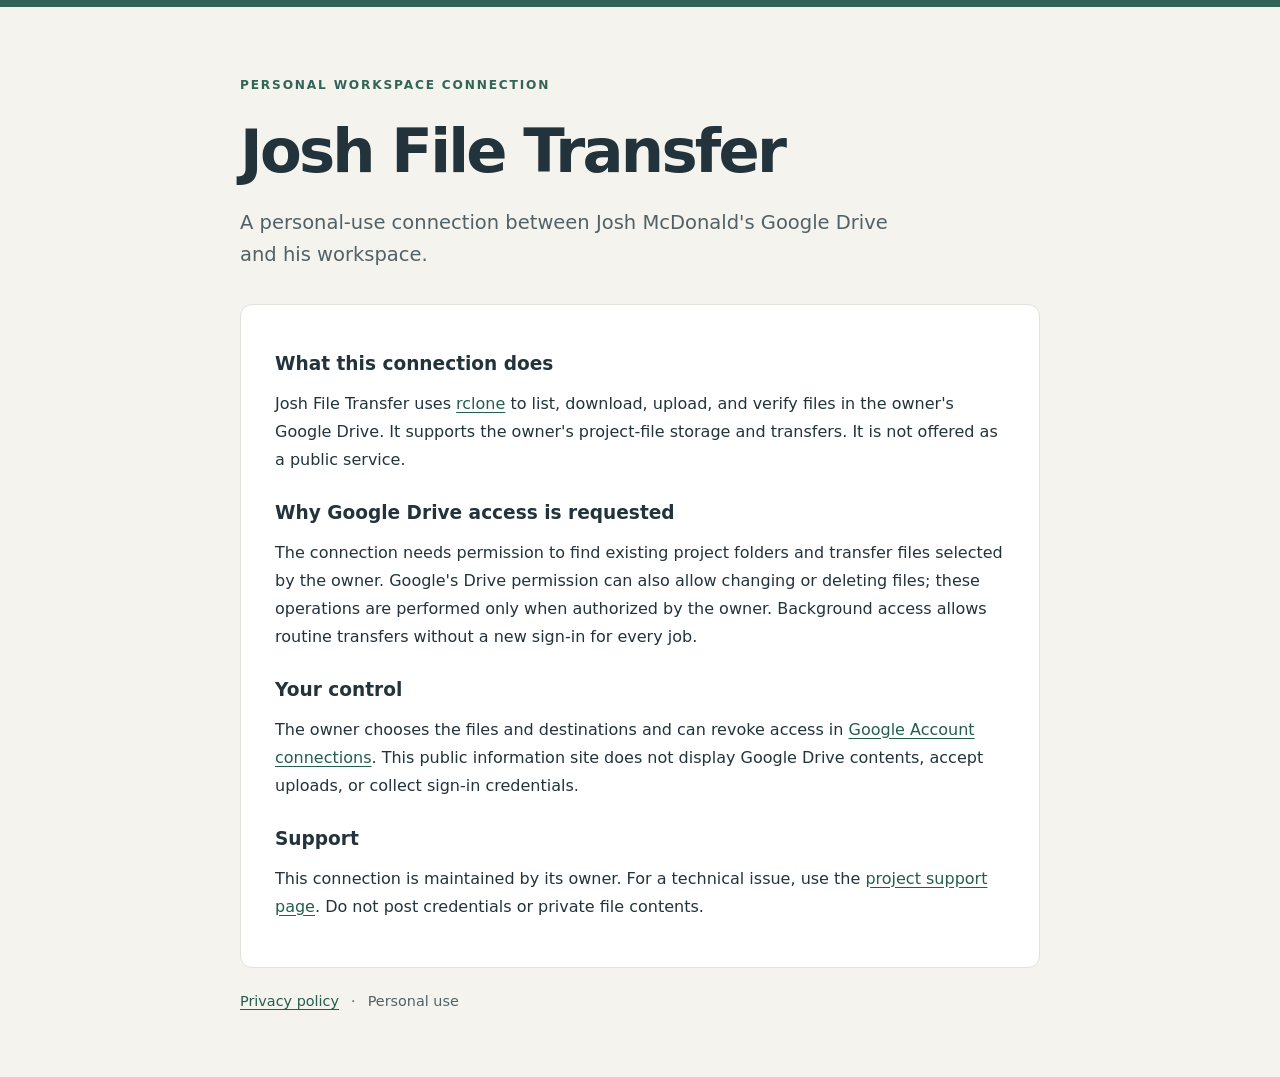
<file: index.html>
<!doctype html>
<html lang="en">
<head>
  <meta charset="utf-8">
  <meta name="viewport" content="width=device-width, initial-scale=1">
  <meta name="description" content="Josh File Transfer is a private-use connection for moving the owner's files between Google Drive and the owner's workspace.">
  <title>Josh File Transfer</title>
  <link rel="stylesheet" href="style.css">
</head>
<body>
  <main>
    <p class="eyebrow">PERSONAL WORKSPACE CONNECTION</p>
    <h1>Josh File Transfer</h1>
    <p class="lead">A personal-use connection between Josh McDonald's Google Drive and his workspace.</p>
    <section>
      <h2>What this connection does</h2>
      <p>Josh File Transfer uses <a href="https://rclone.org/drive/">rclone</a> to list, download, upload, and verify files in the owner's Google Drive. It supports the owner's project-file storage and transfers. It is not offered as a public service.</p>
      <h2>Why Google Drive access is requested</h2>
      <p>The connection needs permission to find existing project folders and transfer files selected by the owner. Google's Drive permission can also allow changing or deleting files; these operations are performed only when authorized by the owner. Background access allows routine transfers without a new sign-in for every job.</p>
      <h2>Your control</h2>
      <p>The owner chooses the files and destinations and can revoke access in <a href="https://myaccount.google.com/connections">Google Account connections</a>. This public information site does not display Google Drive contents, accept uploads, or collect sign-in credentials.</p>
      <h2>Support</h2>
      <p>This connection is maintained by its owner. For a technical issue, use the <a href="https://github.com/dairyfarmer2026/josh-file-transfer/issues">project support page</a>. Do not post credentials or private file contents.</p>
    </section>
    <footer><a href="privacy.html">Privacy policy</a> <span aria-hidden="true">·</span> Personal use</footer>
  </main>
</body>
</html>
</file>
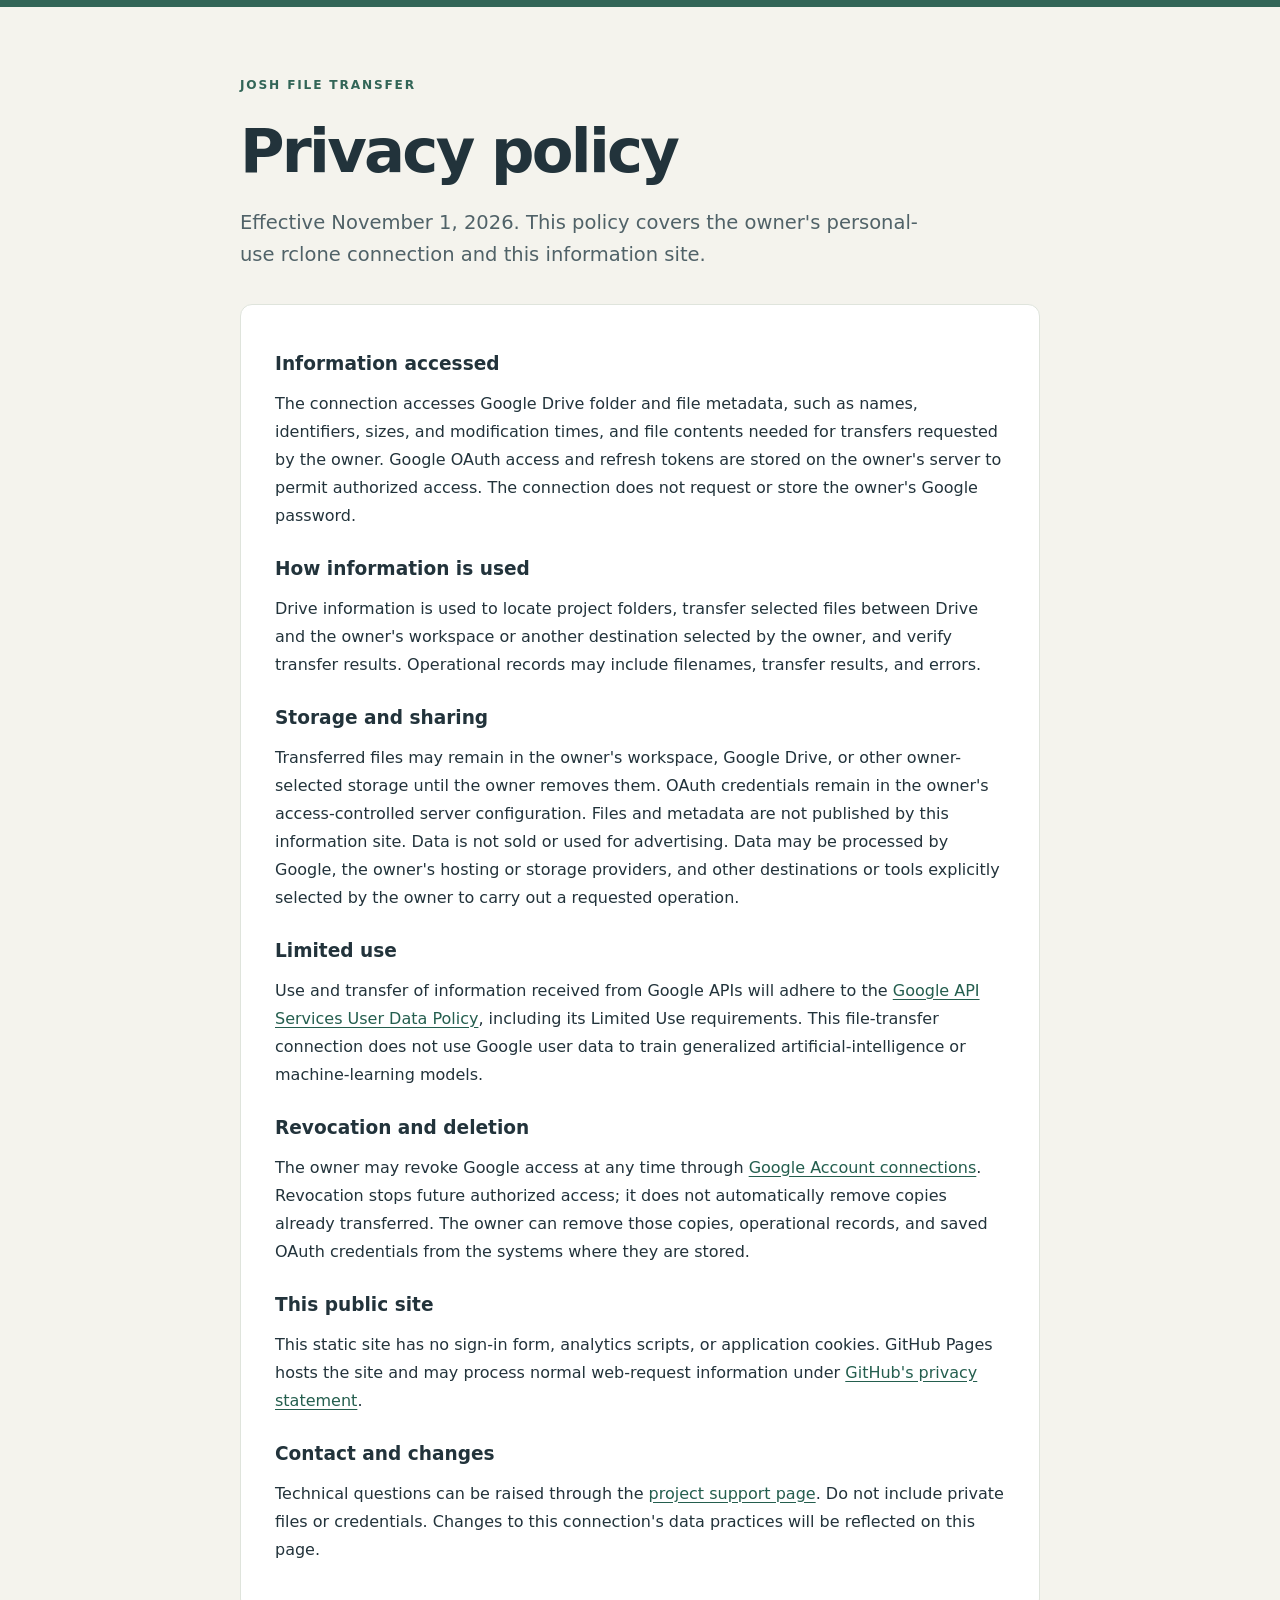
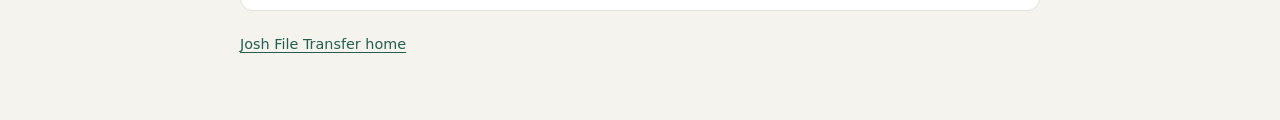
<file: privacy.html>
<!doctype html>
<html lang="en">
<head>
  <meta charset="utf-8">
  <meta name="viewport" content="width=device-width, initial-scale=1">
  <title>Privacy policy | Josh File Transfer</title>
  <link rel="stylesheet" href="style.css">
</head>
<body>
  <main>
    <p class="eyebrow">JOSH FILE TRANSFER</p>
    <h1>Privacy policy</h1>
    <p class="lead">Effective November 1, 2026. This policy covers the owner's personal-use rclone connection and this information site.</p>
    <section>
      <h2>Information accessed</h2>
      <p>The connection accesses Google Drive folder and file metadata, such as names, identifiers, sizes, and modification times, and file contents needed for transfers requested by the owner. Google OAuth access and refresh tokens are stored on the owner's server to permit authorized access. The connection does not request or store the owner's Google password.</p>
      <h2>How information is used</h2>
      <p>Drive information is used to locate project folders, transfer selected files between Drive and the owner's workspace or another destination selected by the owner, and verify transfer results. Operational records may include filenames, transfer results, and errors.</p>
      <h2>Storage and sharing</h2>
      <p>Transferred files may remain in the owner's workspace, Google Drive, or other owner-selected storage until the owner removes them. OAuth credentials remain in the owner's access-controlled server configuration. Files and metadata are not published by this information site. Data is not sold or used for advertising. Data may be processed by Google, the owner's hosting or storage providers, and other destinations or tools explicitly selected by the owner to carry out a requested operation.</p>
      <h2>Limited use</h2>
      <p>Use and transfer of information received from Google APIs will adhere to the <a href="https://developers.google.com/terms/api-services-user-data-policy">Google API Services User Data Policy</a>, including its Limited Use requirements. This file-transfer connection does not use Google user data to train generalized artificial-intelligence or machine-learning models.</p>
      <h2>Revocation and deletion</h2>
      <p>The owner may revoke Google access at any time through <a href="https://myaccount.google.com/connections">Google Account connections</a>. Revocation stops future authorized access; it does not automatically remove copies already transferred. The owner can remove those copies, operational records, and saved OAuth credentials from the systems where they are stored.</p>
      <h2>This public site</h2>
      <p>This static site has no sign-in form, analytics scripts, or application cookies. GitHub Pages hosts the site and may process normal web-request information under <a href="https://docs.github.com/en/site-policy/privacy-policies/github-general-privacy-statement">GitHub's privacy statement</a>.</p>
      <h2>Contact and changes</h2>
      <p>Technical questions can be raised through the <a href="https://github.com/dairyfarmer2026/josh-file-transfer/issues">project support page</a>. Do not include private files or credentials. Changes to this connection's data practices will be reflected on this page.</p>
    </section>
    <footer><a href="index.html">Josh File Transfer home</a></footer>
  </main>
</body>
</html>
</file>
<file: style.css>
:root { color-scheme: light; font-family: system-ui, -apple-system, BlinkMacSystemFont, "Segoe UI", sans-serif; color: #22333b; background: #f4f3ed; }
* { box-sizing: border-box; }
body { margin: 0; border-top: 7px solid #326557; }
main { width: min(100% - 44px, 800px); margin: 68px auto; }
.eyebrow { color: #326557; font-size: .76rem; letter-spacing: .15em; font-weight: 700; }
h1 { font-size: clamp(2.3rem, 6vw, 3.8rem); line-height: 1.1; letter-spacing: -.045em; margin: 22px 0; }
.lead { color: #506268; font-size: 1.22rem; line-height: 1.65; max-width: 680px; }
section { background: #fff; padding: 20px 34px 30px; margin-top: 32px; border: 1px solid #dfe4dc; border-radius: 12px; }
h2 { font-size: 1.16rem; margin: 28px 0 10px; }
p { line-height: 1.75; }
a { color: #245e4e; text-underline-offset: .18em; }
a:hover { color: #123f32; }
a:focus-visible { outline: 3px solid #a68c38; outline-offset: 3px; }
footer { display: flex; gap: 12px; margin-top: 25px; font-size: .9rem; color: #506268; }
@media (max-width: 500px) { main { margin-top: 36px; } section { padding: 12px 22px 24px; } }
</file>
